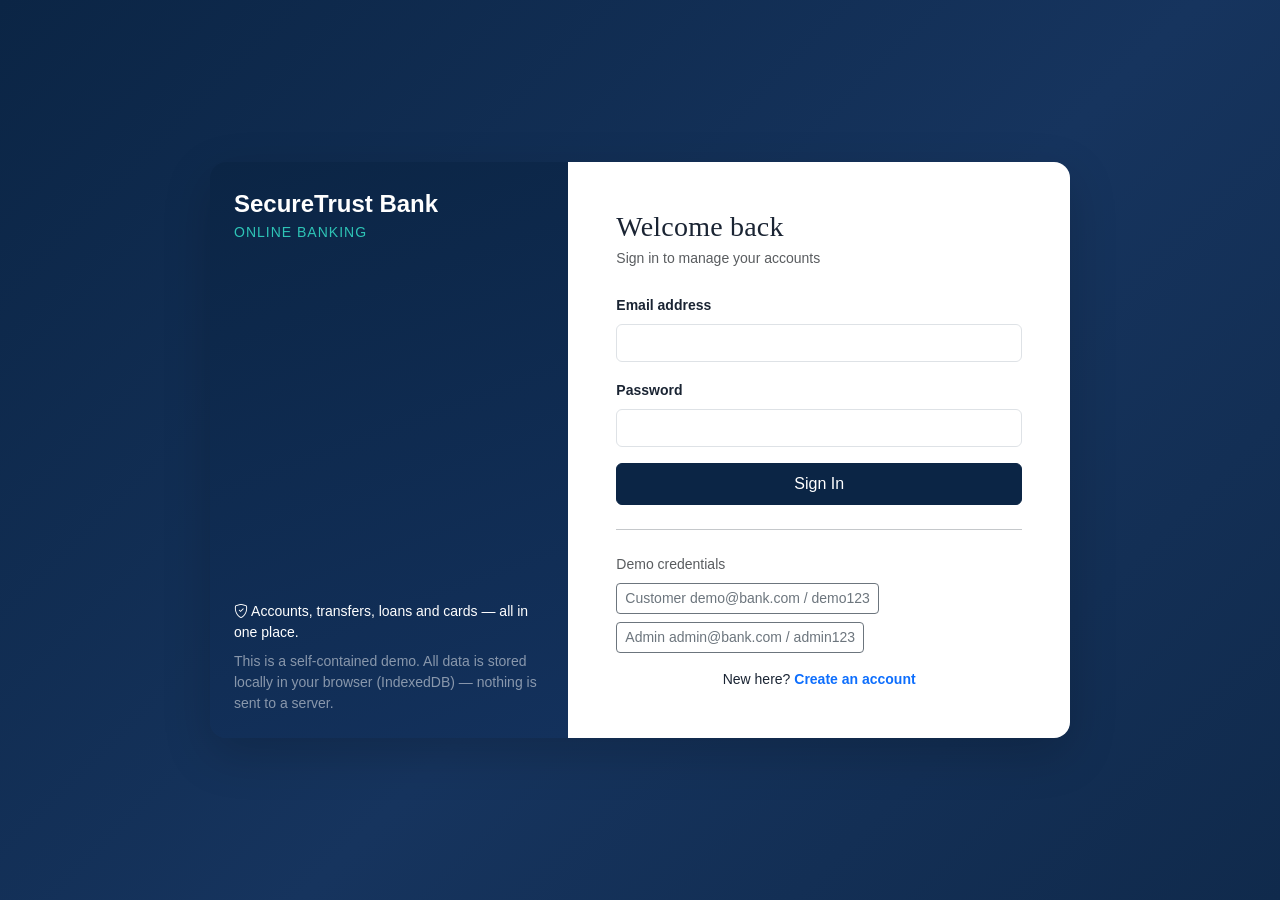
<file: index.html>
<!DOCTYPE html>
<html lang="en">
<head>
<meta charset="UTF-8">
<meta name="viewport" content="width=device-width, initial-scale=1.0">
<title>Login · SecureTrust Bank</title>
<link href="https://cdn.jsdelivr.net/npm/bootstrap@5.3.3/dist/css/bootstrap.min.css" rel="stylesheet">
<link rel="stylesheet" href="https://cdn.jsdelivr.net/npm/bootstrap-icons@1.11.3/font/bootstrap-icons.css">
<link rel="stylesheet" href="css/style.css">
</head>
<body>
<div class="auth-shell">
  <div class="row g-0 shadow-lg rounded-4 overflow-hidden" style="max-width:860px;width:100%;">
    <div class="col-lg-5 d-none d-lg-flex flex-column justify-content-between p-4" style="background:linear-gradient(160deg,#0B2545,#13315C);">
      <div>
        <div class="text-white fs-4 fw-bold">SecureTrust Bank</div>
        <div class="text-info-emphasis small" style="color:#2EC4B6 !important;letter-spacing:1px;">ONLINE BANKING</div>
      </div>
      <div class="text-white-50 small">
        <p class="text-white mb-2"><i class="bi bi-shield-check"></i> Accounts, transfers, loans and cards — all in one place.</p>
        <p class="mb-0">This is a self-contained demo. All data is stored locally in your browser (IndexedDB) — nothing is sent to a server.</p>
      </div>
    </div>
    <div class="col-lg-7 bg-white p-4 p-md-5">
      <h3 class="mb-1">Welcome back</h3>
      <p class="text-muted small mb-4">Sign in to manage your accounts</p>
      <div id="alertBox"></div>
      <form id="loginForm" novalidate>
        <div class="mb-3">
          <label class="form-label small fw-semibold">Email address</label>
          <input type="email" class="form-control" id="email" required>
        </div>
        <div class="mb-3">
          <label class="form-label small fw-semibold">Password</label>
          <input type="password" class="form-control" id="password" required minlength="6">
        </div>
        <button type="submit" class="btn btn-navy w-100 py-2" id="loginBtn">Sign In</button>
      </form>
      <hr class="my-4">
      <div class="small text-muted mb-2">Demo credentials</div>
      <div class="d-flex flex-wrap gap-2 mb-3">
        <button class="btn btn-sm btn-outline-secondary" id="fillCustomer">Customer demo@bank.com / demo123</button>
        <button class="btn btn-sm btn-outline-secondary" id="fillAdmin">Admin admin@bank.com / admin123</button>
      </div>
      <p class="text-center small mb-0">New here? <a href="register.html" class="fw-semibold">Create an account</a></p>
    </div>
  </div>
</div>

<script src="https://cdn.jsdelivr.net/npm/bootstrap@5.3.3/dist/js/bootstrap.bundle.min.js"></script>
<script src="js/utils.js"></script>
<script src="js/db.js"></script>
<script src="js/auth.js"></script>
<script>
(async function init() {
  await openDB();
  await seedIfEmpty();
  const existing = Auth.getSession();
  if (existing) { window.location.href = existing.role === 'admin' ? 'admin.html' : 'dashboard.html'; return; }

  document.getElementById('fillCustomer').onclick = () => {
    document.getElementById('email').value = 'demo@bank.com';
    document.getElementById('password').value = 'demo123';
  };
  document.getElementById('fillAdmin').onclick = () => {
    document.getElementById('email').value = 'admin@bank.com';
    document.getElementById('password').value = 'admin123';
  };

  document.getElementById('loginForm').addEventListener('submit', async (e) => {
    e.preventDefault();
    const alertBox = document.getElementById('alertBox');
    alertBox.innerHTML = '';
    const btn = document.getElementById('loginBtn');
    btn.disabled = true; btn.textContent = 'Signing in…';
    try {
      const email = document.getElementById('email').value;
      const password = document.getElementById('password').value;
      const user = await Auth.login(email, password);
      window.location.href = user.role === 'admin' ? 'admin.html' : 'dashboard.html';
    } catch (err) {
      alertBox.innerHTML = `<div class="alert alert-danger py-2 small">${Util.escapeHtml(err.message)}</div>`;
      btn.disabled = false; btn.textContent = 'Sign In';
    }
  });
})();
</script>
</body>
</html>
</file>
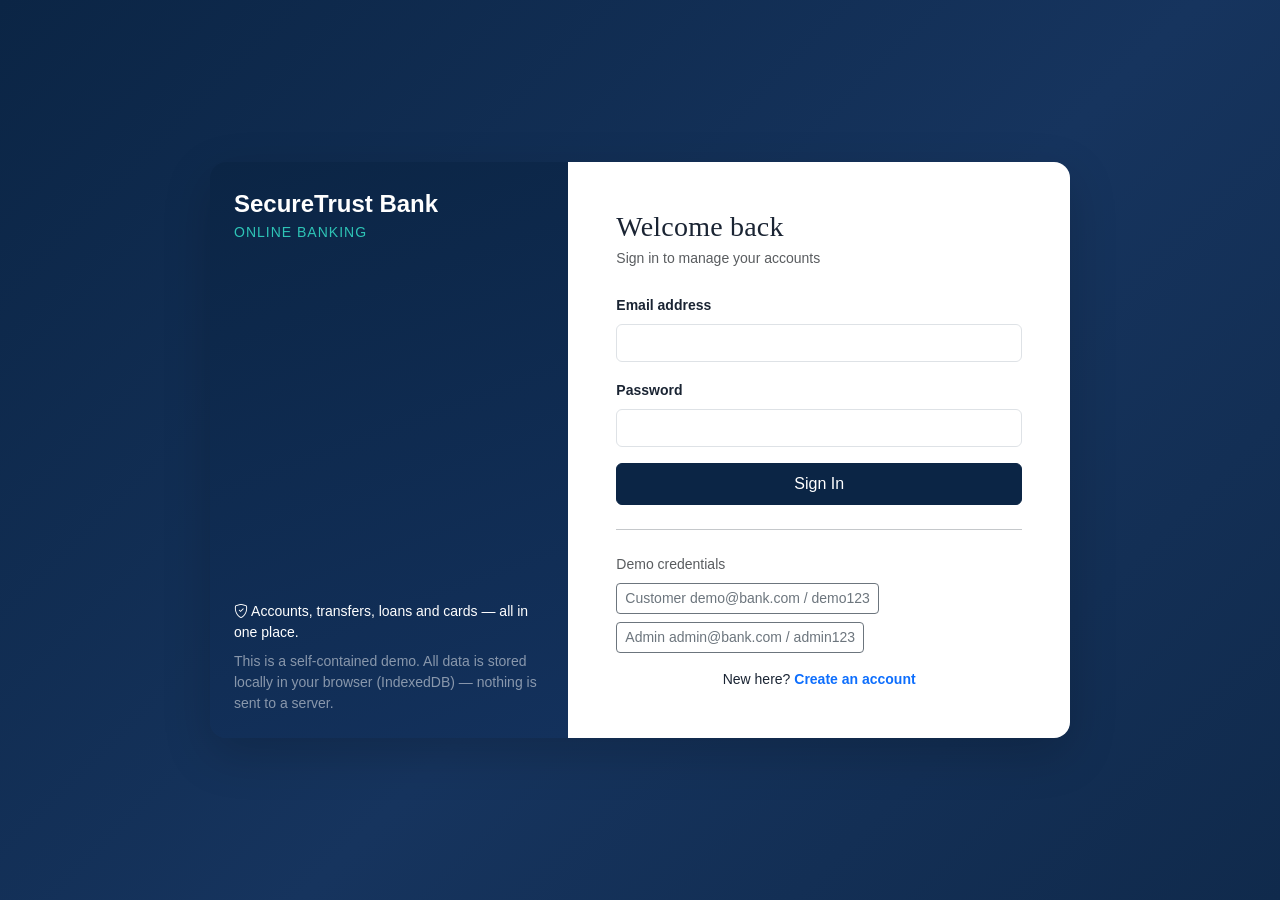
<file: accounts.html>
<!DOCTYPE html>
<html lang="en">
<head>
<meta charset="UTF-8">
<meta name="viewport" content="width=device-width, initial-scale=1.0">
<title>Accounts · SecureTrust Bank</title>
<link href="https://cdn.jsdelivr.net/npm/bootstrap@5.3.3/dist/css/bootstrap.min.css" rel="stylesheet">
<link rel="stylesheet" href="https://cdn.jsdelivr.net/npm/bootstrap-icons@1.11.3/font/bootstrap-icons.css">
<link rel="stylesheet" href="css/style.css">
</head>
<body>
<div id="appShell"></div>

<div class="modal fade" id="newAccountModal" tabindex="-1">
  <div class="modal-dialog">
    <div class="modal-content">
      <div class="modal-header"><h5 class="modal-title">Open a new account</h5><button class="btn-close" data-bs-dismiss="modal"></button></div>
      <div class="modal-body">
        <div id="newAccAlert"></div>
        <label class="form-label small fw-semibold">Account type</label>
        <select class="form-select" id="accType">
          <option value="savings">Savings Account</option>
          <option value="current">Current Account</option>
        </select>
      </div>
      <div class="modal-footer">
        <button class="btn btn-secondary" data-bs-dismiss="modal">Cancel</button>
        <button class="btn btn-navy" id="createAccBtn">Open Account</button>
      </div>
    </div>
  </div>
</div>

<script src="https://cdn.jsdelivr.net/npm/bootstrap@5.3.3/dist/js/bootstrap.bundle.min.js"></script>
<script src="js/utils.js"></script>
<script src="js/db.js"></script>
<script src="js/auth.js"></script>
<script src="js/nav.js"></script>
<script src="js/accounts.js"></script>
<script src="js/transactions.js"></script>
<script>
let CURRENT_USER = null;

async function loadAccounts() {
  const accounts = await Accounts.listForCustomer(CURRENT_USER.id);
  document.getElementById('pageContent').innerHTML = `
    <div class="d-flex justify-content-between align-items-center mb-3">
      <p class="text-muted mb-0 small">Manage your savings and current accounts</p>
      <button class="btn btn-teal btn-sm" data-bs-toggle="modal" data-bs-target="#newAccountModal"><i class="bi bi-plus-lg"></i> Open Account</button>
    </div>
    <div class="row g-3" id="accGrid"></div>
  `;
  const grid = document.getElementById('accGrid');
  if (!accounts.length) {
    grid.innerHTML = `<div class="col-12"><div class="card-soft empty-state"><i class="bi bi-wallet2 fs-2 mb-2 d-block"></i>No accounts yet. Open one to get started.</div></div>`;
    return;
  }
  for (const a of accounts) {
    const col = document.createElement('div');
    col.className = 'col-md-6 col-xl-4';
    col.innerHTML = `
      <div class="card-soft p-3 h-100">
        <div class="d-flex justify-content-between align-items-start mb-2">
          <span class="badge text-bg-light text-uppercase">${a.type}</span>
          <span class="badge badge-${a.status === 'active' ? 'active' : 'inactive'}">${a.status}</span>
        </div>
        <div class="text-muted small">Account Number</div>
        <div class="mono fw-semibold mb-2">${a.accountNumber}</div>
        <div class="text-muted small">Available Balance</div>
        <div class="fs-4 fw-bold text-navy mb-3" style="color:#0B2545;">${Util.formatCurrency(a.balance)}</div>
        <div class="d-flex gap-2">
          <a href="transactions.html?acc=${a.id}" class="btn btn-sm btn-outline-secondary flex-fill">Transact</a>
          <a href="statements.html?acc=${a.id}" class="btn btn-sm btn-outline-secondary flex-fill">Statement</a>
        </div>
      </div>`;
    grid.appendChild(col);
  }
}

(async function init() {
  await openDB();
  CURRENT_USER = await Auth.requireAuth();
  if (!CURRENT_USER) return;
  if (CURRENT_USER.role === 'admin') { window.location.href = 'admin.html'; return; }
  renderShell(CURRENT_USER, 'Accounts');
  await loadAccounts();

  document.getElementById('createAccBtn').addEventListener('click', async () => {
    const alertBox = document.getElementById('newAccAlert');
    alertBox.innerHTML = '';
    try {
      await Accounts.create(CURRENT_USER.id, document.getElementById('accType').value);
      bootstrap.Modal.getInstance(document.getElementById('newAccountModal')).hide();
      Util.toast('Account opened successfully.');
      await loadAccounts();
    } catch (err) {
      alertBox.innerHTML = `<div class="alert alert-danger py-2 small">${Util.escapeHtml(err.message)}</div>`;
    }
  });
})();
</script>
</body>
</html>
</file>
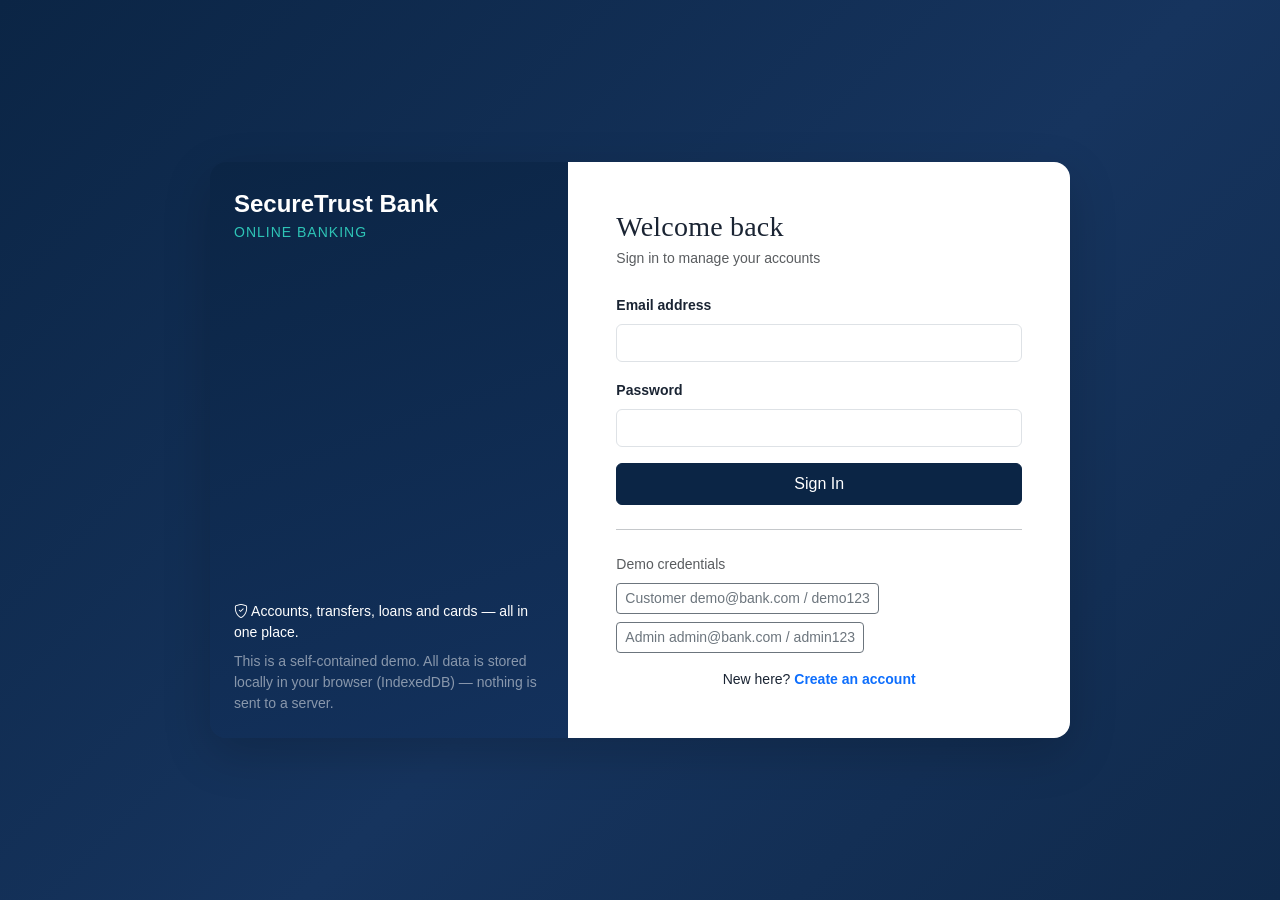
<file: creditcards.html>
<!DOCTYPE html>
<html lang="en">
<head>
<meta charset="UTF-8">
<meta name="viewport" content="width=device-width, initial-scale=1.0">
<title>Credit Cards · SecureTrust Bank</title>
<link href="https://cdn.jsdelivr.net/npm/bootstrap@5.3.3/dist/css/bootstrap.min.css" rel="stylesheet">
<link rel="stylesheet" href="https://cdn.jsdelivr.net/npm/bootstrap-icons@1.11.3/font/bootstrap-icons.css">
<link rel="stylesheet" href="css/style.css">
<style>
.cc-visual{border-radius:16px;background:linear-gradient(135deg,#0B2545,#1B9C90);color:#fff;padding:1.4rem;min-height:170px;display:flex;flex-direction:column;justify-content:space-between;}
.cc-visual .num{font-family:ui-monospace,monospace;font-size:1.15rem;letter-spacing:2px;}
</style>
</head>
<body>
<div id="appShell"></div>

<div class="modal fade" id="requestCardModal" tabindex="-1">
  <div class="modal-dialog">
    <div class="modal-content">
      <div class="modal-header"><h5 class="modal-title">Request a credit card</h5><button class="btn-close" data-bs-dismiss="modal"></button></div>
      <div class="modal-body">
        <div id="cardAlert"></div>
        <label class="form-label small fw-semibold">Requested credit limit (₹)</label>
        <input type="number" min="10000" max="1000000" value="100000" class="form-control" id="reqLimit">
      </div>
      <div class="modal-footer">
        <button class="btn btn-secondary" data-bs-dismiss="modal">Cancel</button>
        <button class="btn btn-navy" id="requestCardBtn">Submit Request</button>
      </div>
    </div>
  </div>
</div>

<div class="modal fade" id="payBillModal" tabindex="-1">
  <div class="modal-dialog">
    <div class="modal-content">
      <div class="modal-header"><h5 class="modal-title">Make a payment</h5><button class="btn-close" data-bs-dismiss="modal"></button></div>
      <div class="modal-body">
        <div id="payAlert"></div>
        <p class="small text-muted mb-2">Outstanding: <span id="payOutstanding" class="fw-semibold"></span></p>
        <label class="form-label small fw-semibold">Payment amount (₹)</label>
        <input type="number" min="1" class="form-control" id="payAmount">
        <input type="hidden" id="payCardId">
      </div>
      <div class="modal-footer">
        <button class="btn btn-secondary" data-bs-dismiss="modal">Cancel</button>
        <button class="btn btn-navy" id="payBillBtn">Pay Now</button>
      </div>
    </div>
  </div>
</div>

<script src="https://cdn.jsdelivr.net/npm/bootstrap@5.3.3/dist/js/bootstrap.bundle.min.js"></script>
<script src="js/utils.js"></script>
<script src="js/db.js"></script>
<script src="js/auth.js"></script>
<script src="js/nav.js"></script>
<script src="js/creditcards.js"></script>
<script>
let CURRENT_USER = null;

async function loadCards() {
  const cards = await CreditCards.listForCustomer(CURRENT_USER.id);
  const hasBlocking = cards.some(c => ['pending', 'approved', 'active'].includes(c.status));
  document.getElementById('pageContent').innerHTML = `
    <div class="d-flex justify-content-between align-items-center mb-3">
      <p class="text-muted mb-0 small">Request, manage and pay your credit card bills</p>
      <button class="btn btn-teal btn-sm" data-bs-toggle="modal" data-bs-target="#requestCardModal" ${hasBlocking ? 'disabled' : ''}><i class="bi bi-plus-lg"></i> Request Card</button>
    </div>
    <div class="row g-3" id="cardGrid"></div>
  `;
  const grid = document.getElementById('cardGrid');
  if (!cards.length) {
    grid.innerHTML = `<div class="col-12"><div class="card-soft empty-state"><i class="bi bi-credit-card-2-front fs-2 mb-2 d-block"></i>No credit card requests yet.</div></div>`;
    return;
  }
  for (const c of cards) {
    const col = document.createElement('div');
    col.className = 'col-md-6 col-xl-4';
    col.innerHTML = `
      <div class="cc-visual mb-2">
        <div class="d-flex justify-content-between">
          <span class="small">SecureTrust</span>
          <span class="badge badge-${c.status === 'active' ? 'active' : c.status}">${c.status}</span>
        </div>
        <div class="num">${c.cardNumber}</div>
        <div class="d-flex justify-content-between small">
          <span>Limit: ${Util.formatCurrency(c.limit)}</span>
        </div>
      </div>
      <div class="card-soft p-3">
        <div class="d-flex justify-content-between small mb-1"><span class="text-muted">Outstanding</span><span class="fw-semibold">${Util.formatCurrency(c.outstanding)}</span></div>
        <div class="d-flex justify-content-between small mb-1"><span class="text-muted">Current bill</span><span class="fw-semibold">${Util.formatCurrency(c.currentBill)}</span></div>
        <div class="d-flex justify-content-between small mb-3"><span class="text-muted">Due date</span><span class="fw-semibold">${c.dueDate ? Util.formatDate(c.dueDate, false) : '—'}</span></div>
        ${c.status === 'active' ? `<button class="btn btn-sm btn-navy w-100 pay-btn" data-id="${c.id}" data-out="${c.outstanding}">Pay Bill</button>` : ''}
      </div>`;
    grid.appendChild(col);
  }
  document.querySelectorAll('.pay-btn').forEach(btn => btn.addEventListener('click', () => {
    document.getElementById('payCardId').value = btn.dataset.id;
    document.getElementById('payOutstanding').textContent = Util.formatCurrency(btn.dataset.out);
    document.getElementById('payAlert').innerHTML = '';
    document.getElementById('payAmount').value = '';
    new bootstrap.Modal(document.getElementById('payBillModal')).show();
  }));
}

(async function init() {
  await openDB();
  CURRENT_USER = await Auth.requireAuth();
  if (!CURRENT_USER) return;
  if (CURRENT_USER.role === 'admin') { window.location.href = 'admin.html'; return; }
  renderShell(CURRENT_USER, 'Credit Cards');
  await loadCards();

  document.getElementById('requestCardBtn').addEventListener('click', async () => {
    const alertBox = document.getElementById('cardAlert'); alertBox.innerHTML = '';
    try {
      await CreditCards.request(CURRENT_USER.id, document.getElementById('reqLimit').value);
      bootstrap.Modal.getInstance(document.getElementById('requestCardModal')).hide();
      Util.toast('Credit card request submitted.');
      await loadCards();
    } catch (err) { alertBox.innerHTML = `<div class="alert alert-danger py-2 small">${Util.escapeHtml(err.message)}</div>`; }
  });

  document.getElementById('payBillBtn').addEventListener('click', async () => {
    const alertBox = document.getElementById('payAlert'); alertBox.innerHTML = '';
    try {
      await CreditCards.makePayment(document.getElementById('payCardId').value, document.getElementById('payAmount').value);
      bootstrap.Modal.getInstance(document.getElementById('payBillModal')).hide();
      Util.toast('Payment successful.');
      await loadCards();
    } catch (err) { alertBox.innerHTML = `<div class="alert alert-danger py-2 small">${Util.escapeHtml(err.message)}</div>`; }
  });
})();
</script>
</body>
</html>
</file>
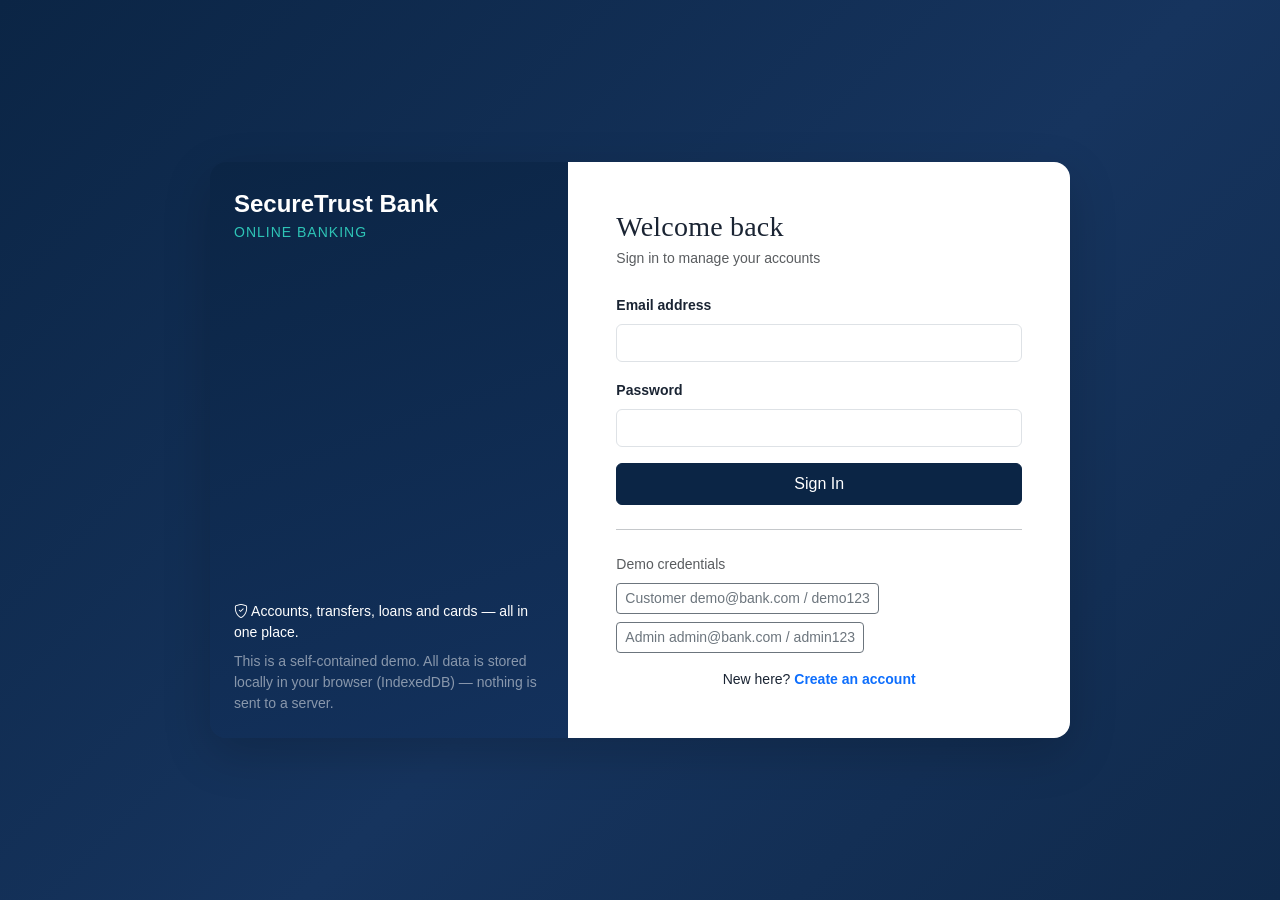
<file: loans.html>
<!DOCTYPE html>
<html lang="en">
<head>
<meta charset="UTF-8">
<meta name="viewport" content="width=device-width, initial-scale=1.0">
<title>Loans · SecureTrust Bank</title>
<link href="https://cdn.jsdelivr.net/npm/bootstrap@5.3.3/dist/css/bootstrap.min.css" rel="stylesheet">
<link rel="stylesheet" href="https://cdn.jsdelivr.net/npm/bootstrap-icons@1.11.3/font/bootstrap-icons.css">
<link rel="stylesheet" href="css/style.css">
</head>
<body>
<div id="appShell"></div>

<div class="modal fade" id="applyLoanModal" tabindex="-1">
  <div class="modal-dialog">
    <div class="modal-content">
      <div class="modal-header"><h5 class="modal-title">Apply for a loan</h5><button class="btn-close" data-bs-dismiss="modal"></button></div>
      <div class="modal-body">
        <div id="loanAlert"></div>
        <div class="mb-3">
          <label class="form-label small fw-semibold">Loan type</label>
          <select class="form-select" id="loanType">
            <option value="personal">Personal Loan — 12% p.a.</option>
            <option value="home">Home Loan — 8.5% p.a.</option>
            <option value="vehicle">Vehicle Loan — 9.5% p.a.</option>
          </select>
        </div>
        <div class="mb-3">
          <label class="form-label small fw-semibold">Loan amount (₹)</label>
          <input type="number" min="1" class="form-control" id="loanAmount">
        </div>
        <div class="mb-3">
          <label class="form-label small fw-semibold">Tenure (months)</label>
          <input type="number" min="6" max="360" value="24" class="form-control" id="loanTenure">
        </div>
        <div class="alert alert-light border small mb-0" id="emiPreview">Estimated EMI: —</div>
      </div>
      <div class="modal-footer">
        <button class="btn btn-secondary" data-bs-dismiss="modal">Cancel</button>
        <button class="btn btn-navy" id="applyLoanBtn">Submit Application</button>
      </div>
    </div>
  </div>
</div>

<script src="https://cdn.jsdelivr.net/npm/bootstrap@5.3.3/dist/js/bootstrap.bundle.min.js"></script>
<script src="js/utils.js"></script>
<script src="js/db.js"></script>
<script src="js/auth.js"></script>
<script src="js/nav.js"></script>
<script src="js/loans.js"></script>
<script>
let CURRENT_USER = null;

function updateEmiPreview() {
  const type = document.getElementById('loanType').value;
  const amt = Number(document.getElementById('loanAmount').value) || 0;
  const tenure = Number(document.getElementById('loanTenure').value) || 0;
  const preview = document.getElementById('emiPreview');
  if (amt > 0 && tenure > 0) {
    const emi = Util.calcEMI(amt, Loans.rateFor(type), tenure);
    preview.textContent = `Estimated EMI: ${Util.formatCurrency(emi)} / month at ${Loans.rateFor(type)}% p.a.`;
  } else {
    preview.textContent = 'Estimated EMI: —';
  }
}

async function loadLoans() {
  const loans = await Loans.listForCustomer(CURRENT_USER.id);
  document.getElementById('pageContent').innerHTML = `
    <div class="d-flex justify-content-between align-items-center mb-3">
      <p class="text-muted mb-0 small">Personal, home and vehicle loans with instant EMI calculation</p>
      <button class="btn btn-teal btn-sm" data-bs-toggle="modal" data-bs-target="#applyLoanModal"><i class="bi bi-plus-lg"></i> Apply for Loan</button>
    </div>
    <div class="card-soft p-3">
      <div class="table-responsive">
        <table class="table table-soft mb-0">
          <thead><tr><th>Type</th><th>Principal</th><th>Rate</th><th>Tenure</th><th>EMI</th><th>Outstanding</th><th>Status</th><th>Applied</th></tr></thead>
          <tbody>
            ${loans.length ? loans.map(l => `
              <tr>
                <td class="text-capitalize">${l.type}</td>
                <td>${Util.formatCurrency(l.principal)}</td>
                <td>${l.rateAPR}%</td>
                <td>${l.tenureMonths} mo</td>
                <td>${Util.formatCurrency(l.emi)}</td>
                <td>${Util.formatCurrency(l.outstandingPrincipal)}</td>
                <td><span class="badge badge-${l.status}">${l.status}</span></td>
                <td>${Util.formatDate(l.appliedAt, false)}</td>
              </tr>`).join('') : `<tr><td colspan="8" class="empty-state">No loan applications yet</td></tr>`}
          </tbody>
        </table>
      </div>
    </div>
  `;
}

(async function init() {
  await openDB();
  CURRENT_USER = await Auth.requireAuth();
  if (!CURRENT_USER) return;
  if (CURRENT_USER.role === 'admin') { window.location.href = 'admin.html'; return; }
  renderShell(CURRENT_USER, 'Loans');
  await loadLoans();

  ['loanType', 'loanAmount', 'loanTenure'].forEach(id => document.getElementById(id).addEventListener('input', updateEmiPreview));

  document.getElementById('applyLoanBtn').addEventListener('click', async () => {
    const alertBox = document.getElementById('loanAlert'); alertBox.innerHTML = '';
    try {
      await Loans.apply(CURRENT_USER.id, document.getElementById('loanType').value, document.getElementById('loanAmount').value, document.getElementById('loanTenure').value);
      bootstrap.Modal.getInstance(document.getElementById('applyLoanModal')).hide();
      Util.toast('Loan application submitted.');
      document.getElementById('loanAmount').value = '';
      await loadLoans();
    } catch (err) { alertBox.innerHTML = `<div class="alert alert-danger py-2 small">${Util.escapeHtml(err.message)}</div>`; }
  });
})();
</script>
</body>
</html>
</file>
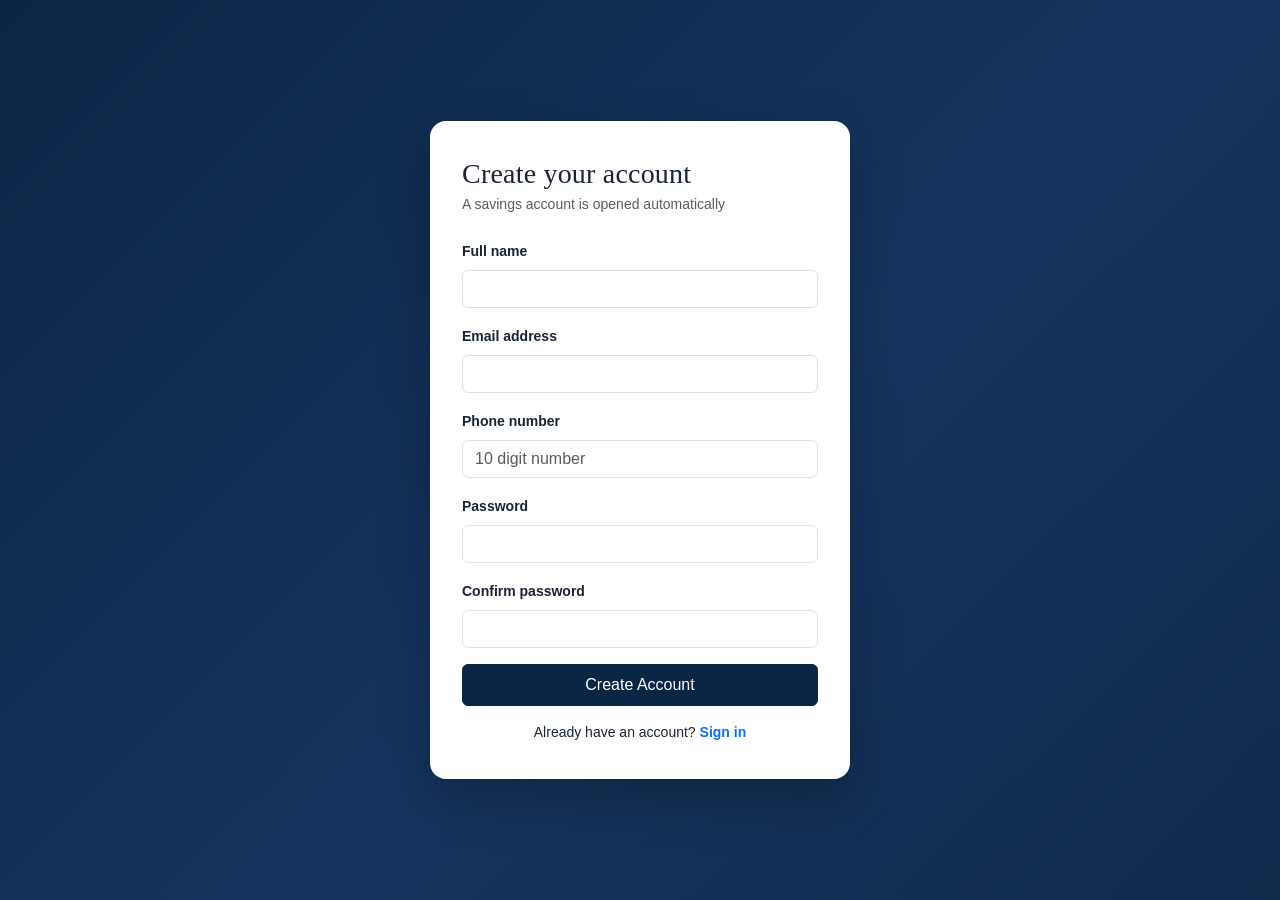
<file: register.html>
<!DOCTYPE html>
<html lang="en">
<head>
<meta charset="UTF-8">
<meta name="viewport" content="width=device-width, initial-scale=1.0">
<title>Create Account · SecureTrust Bank</title>
<link href="https://cdn.jsdelivr.net/npm/bootstrap@5.3.3/dist/css/bootstrap.min.css" rel="stylesheet">
<link rel="stylesheet" href="https://cdn.jsdelivr.net/npm/bootstrap-icons@1.11.3/font/bootstrap-icons.css">
<link rel="stylesheet" href="css/style.css">
</head>
<body>
<div class="auth-shell">
  <div class="auth-card">
    <h3 class="mb-1">Create your account</h3>
    <p class="text-muted small mb-4">A savings account is opened automatically</p>
    <div id="alertBox"></div>
    <form id="regForm" novalidate>
      <div class="mb-3">
        <label class="form-label small fw-semibold">Full name</label>
        <input type="text" class="form-control" id="name" required>
      </div>
      <div class="mb-3">
        <label class="form-label small fw-semibold">Email address</label>
        <input type="email" class="form-control" id="email" required>
      </div>
      <div class="mb-3">
        <label class="form-label small fw-semibold">Phone number</label>
        <input type="text" class="form-control" id="phone" maxlength="10" placeholder="10 digit number" required>
      </div>
      <div class="mb-3">
        <label class="form-label small fw-semibold">Password</label>
        <input type="password" class="form-control" id="password" minlength="6" required>
      </div>
      <div class="mb-3">
        <label class="form-label small fw-semibold">Confirm password</label>
        <input type="password" class="form-control" id="confirmPassword" minlength="6" required>
      </div>
      <button type="submit" class="btn btn-navy w-100 py-2" id="regBtn">Create Account</button>
    </form>
    <p class="text-center small mt-3 mb-0">Already have an account? <a href="index.html" class="fw-semibold">Sign in</a></p>
  </div>
</div>

<script src="https://cdn.jsdelivr.net/npm/bootstrap@5.3.3/dist/js/bootstrap.bundle.min.js"></script>
<script src="js/utils.js"></script>
<script src="js/db.js"></script>
<script src="js/auth.js"></script>
<script>
(async function init() {
  await openDB();
  await seedIfEmpty();

  document.getElementById('regForm').addEventListener('submit', async (e) => {
    e.preventDefault();
    const alertBox = document.getElementById('alertBox');
    alertBox.innerHTML = '';
    const btn = document.getElementById('regBtn');
    btn.disabled = true; btn.textContent = 'Creating…';
    try {
      await Auth.register({
        name: document.getElementById('name').value,
        email: document.getElementById('email').value,
        phone: document.getElementById('phone').value,
        password: document.getElementById('password').value,
        confirmPassword: document.getElementById('confirmPassword').value
      });
      await Auth.login(document.getElementById('email').value, document.getElementById('password').value);
      window.location.href = 'dashboard.html';
    } catch (err) {
      alertBox.innerHTML = `<div class="alert alert-danger py-2 small">${Util.escapeHtml(err.message)}</div>`;
      btn.disabled = false; btn.textContent = 'Create Account';
    }
  });
})();
</script>
</body>
</html>
</file>
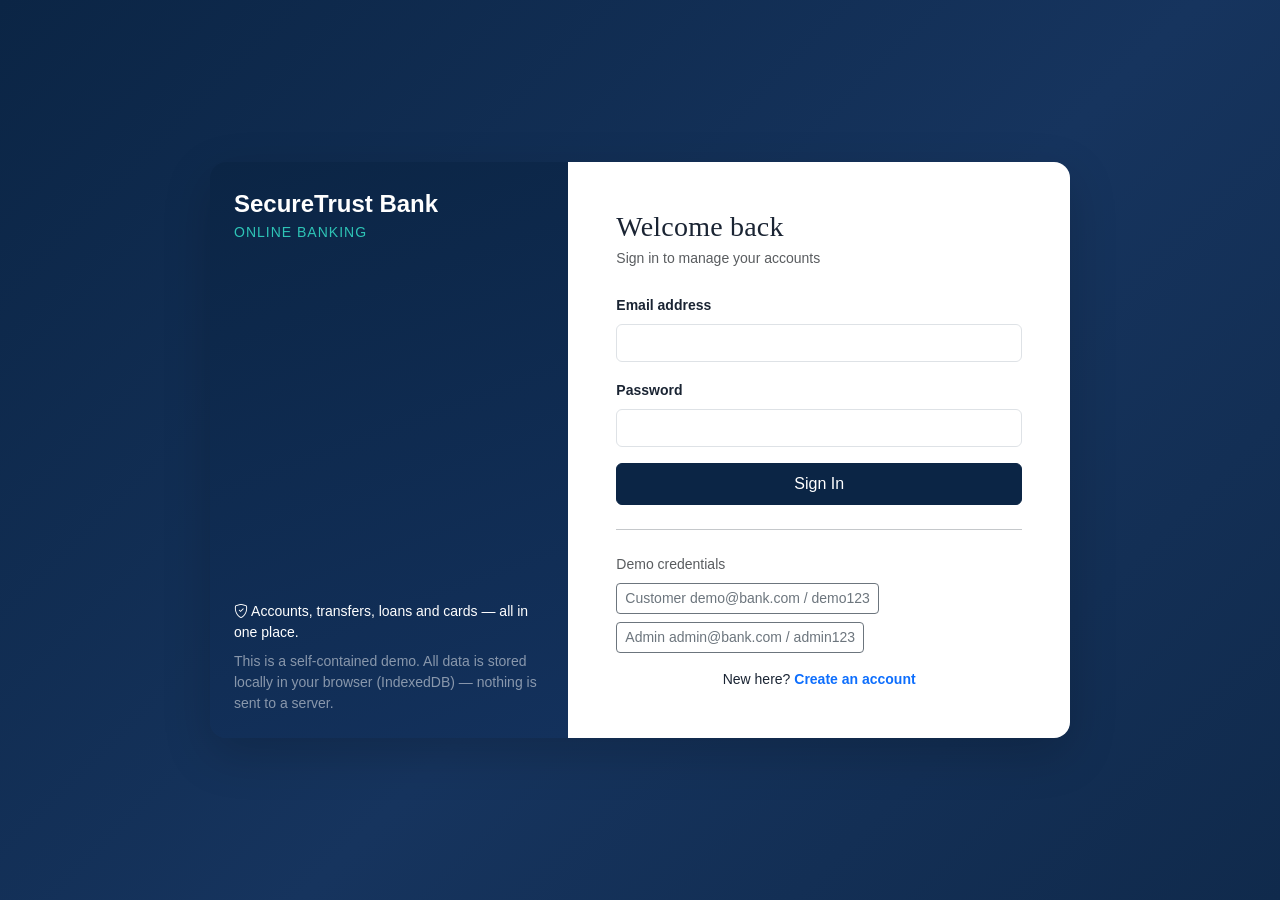
<file: transactions.html>
<!DOCTYPE html>
<html lang="en">
<head>
<meta charset="UTF-8">
<meta name="viewport" content="width=device-width, initial-scale=1.0">
<title>Transactions · SecureTrust Bank</title>
<link href="https://cdn.jsdelivr.net/npm/bootstrap@5.3.3/dist/css/bootstrap.min.css" rel="stylesheet">
<link rel="stylesheet" href="https://cdn.jsdelivr.net/npm/bootstrap-icons@1.11.3/font/bootstrap-icons.css">
<link rel="stylesheet" href="css/style.css">
</head>
<body>
<div id="appShell"></div>

<script src="https://cdn.jsdelivr.net/npm/bootstrap@5.3.3/dist/js/bootstrap.bundle.min.js"></script>
<script src="js/utils.js"></script>
<script src="js/db.js"></script>
<script src="js/auth.js"></script>
<script src="js/nav.js"></script>
<script src="js/accounts.js"></script>
<script src="js/transactions.js"></script>
<script>
let CURRENT_USER = null, ACCOUNTS = [];

function accOptions(selectedId) {
  return ACCOUNTS.map(a => `<option value="${a.id}" ${a.id === selectedId ? 'selected' : ''}>${a.accountNumber} — ${a.type} (${Util.formatCurrency(a.balance)})</option>`).join('');
}

async function renderHistory(accountId) {
  const tbody = document.getElementById('txTbody');
  const list = await Transactions.history(accountId, 50);
  tbody.innerHTML = list.length ? list.map(t => `
    <tr>
      <td>${Util.formatDate(t.createdAt)}</td>
      <td class="mono small">${t.refNo}</td>
      <td>${Util.escapeHtml(t.description)}</td>
      <td><span class="badge badge-${t.type.toLowerCase()}">${t.type}</span></td>
      <td class="text-end">${Util.formatCurrency(t.amount)}</td>
      <td class="text-end mono">${Util.formatCurrency(t.balanceAfter)}</td>
    </tr>`).join('') : `<tr><td colspan="6" class="empty-state">No transactions for this account</td></tr>`;
}

async function refreshBalances() {
  ACCOUNTS = await Accounts.listForCustomer(CURRENT_USER.id);
  ['depositAcc', 'withdrawAcc', 'transferAcc', 'historyAcc'].forEach(id => {
    const el = document.getElementById(id);
    const prev = el.value;
    el.innerHTML = accOptions(prev);
  });
}

(async function init() {
  await openDB();
  CURRENT_USER = await Auth.requireAuth();
  if (!CURRENT_USER) return;
  if (CURRENT_USER.role === 'admin') { window.location.href = 'admin.html'; return; }
  renderShell(CURRENT_USER, 'Transactions');

  ACCOUNTS = await Accounts.listForCustomer(CURRENT_USER.id);
  const params = new URLSearchParams(window.location.search);
  const preselect = params.get('acc') || (ACCOUNTS[0] && ACCOUNTS[0].id);

  if (!ACCOUNTS.length) {
    document.getElementById('pageContent').innerHTML = `<div class="card-soft empty-state">Open an account first to start transacting.</div>`;
    return;
  }

  document.getElementById('pageContent').innerHTML = `
    <ul class="nav nav-pills mb-3" id="txTabs">
      <li class="nav-item"><button class="nav-link active" data-bs-toggle="pill" data-bs-target="#depositTab">Deposit</button></li>
      <li class="nav-item"><button class="nav-link" data-bs-toggle="pill" data-bs-target="#withdrawTab">Withdraw</button></li>
      <li class="nav-item"><button class="nav-link" data-bs-toggle="pill" data-bs-target="#transferTab">Transfer</button></li>
    </ul>
    <div class="tab-content mb-4">
      <div class="tab-pane fade show active" id="depositTab">
        <div class="card-soft p-3">
          <div id="depositAlert"></div>
          <div class="row g-2 align-items-end">
            <div class="col-md-5"><label class="form-label small">Account</label><select class="form-select" id="depositAcc">${accOptions(preselect)}</select></div>
            <div class="col-md-4"><label class="form-label small">Amount (₹)</label><input type="number" min="1" step="0.01" class="form-control" id="depositAmt"></div>
            <div class="col-md-3"><button class="btn btn-teal w-100" id="depositBtn">Deposit (CR)</button></div>
          </div>
        </div>
      </div>
      <div class="tab-pane fade" id="withdrawTab">
        <div class="card-soft p-3">
          <div id="withdrawAlert"></div>
          <div class="row g-2 align-items-end">
            <div class="col-md-5"><label class="form-label small">Account</label><select class="form-select" id="withdrawAcc">${accOptions(preselect)}</select></div>
            <div class="col-md-4"><label class="form-label small">Amount (₹)</label><input type="number" min="1" step="0.01" class="form-control" id="withdrawAmt"></div>
            <div class="col-md-3"><button class="btn btn-navy w-100" id="withdrawBtn">Withdraw (DR)</button></div>
          </div>
        </div>
      </div>
      <div class="tab-pane fade" id="transferTab">
        <div class="card-soft p-3">
          <div id="transferAlert"></div>
          <div class="row g-2 align-items-end">
            <div class="col-md-3"><label class="form-label small">From account</label><select class="form-select" id="transferAcc">${accOptions(preselect)}</select></div>
            <div class="col-md-3"><label class="form-label small">To account number</label><input type="text" class="form-control" id="transferTo" placeholder="AC...."></div>
            <div class="col-md-3"><label class="form-label small">Amount (₹)</label><input type="number" min="1" step="0.01" class="form-control" id="transferAmt"></div>
            <div class="col-md-3"><button class="btn btn-navy w-100" id="transferBtn">Transfer</button></div>
          </div>
        </div>
      </div>
    </div>

    <div class="card-soft p-3">
      <div class="d-flex justify-content-between align-items-center mb-2">
        <h6 class="mb-0">Transaction history</h6>
        <select class="form-select form-select-sm" style="width:auto;" id="historyAcc">${accOptions(preselect)}</select>
      </div>
      <div class="table-responsive">
        <table class="table table-soft mb-0">
          <thead><tr><th>Date</th><th>Ref No</th><th>Description</th><th>Type</th><th class="text-end">Amount</th><th class="text-end">Balance</th></tr></thead>
          <tbody id="txTbody"></tbody>
        </table>
      </div>
    </div>
  `;

  await renderHistory(preselect);
  document.getElementById('historyAcc').addEventListener('change', (e) => renderHistory(e.target.value));

  document.getElementById('depositBtn').addEventListener('click', async () => {
    const alertBox = document.getElementById('depositAlert'); alertBox.innerHTML = '';
    try {
      await Transactions.deposit(document.getElementById('depositAcc').value, document.getElementById('depositAmt').value);
      Util.toast('Deposit successful.');
      document.getElementById('depositAmt').value = '';
      await refreshBalances();
      await renderHistory(document.getElementById('historyAcc').value);
    } catch (err) { alertBox.innerHTML = `<div class="alert alert-danger py-2 small">${Util.escapeHtml(err.message)}</div>`; }
  });

  document.getElementById('withdrawBtn').addEventListener('click', async () => {
    const alertBox = document.getElementById('withdrawAlert'); alertBox.innerHTML = '';
    try {
      await Transactions.withdraw(document.getElementById('withdrawAcc').value, document.getElementById('withdrawAmt').value);
      Util.toast('Withdrawal successful.');
      document.getElementById('withdrawAmt').value = '';
      await refreshBalances();
      await renderHistory(document.getElementById('historyAcc').value);
    } catch (err) { alertBox.innerHTML = `<div class="alert alert-danger py-2 small">${Util.escapeHtml(err.message)}</div>`; }
  });

  document.getElementById('transferBtn').addEventListener('click', async () => {
    const alertBox = document.getElementById('transferAlert'); alertBox.innerHTML = '';
    try {
      const res = await Transactions.transfer(
        document.getElementById('transferAcc').value,
        document.getElementById('transferTo').value,
        document.getElementById('transferAmt').value
      );
      Util.toast(`Transfer successful. Ref: ${res.refNo}`);
      document.getElementById('transferAmt').value = '';
      document.getElementById('transferTo').value = '';
      await refreshBalances();
      await renderHistory(document.getElementById('historyAcc').value);
    } catch (err) { alertBox.innerHTML = `<div class="alert alert-danger py-2 small">${Util.escapeHtml(err.message)}</div>`; }
  });
})();
</script>
</body>
</html>
</file>
<file: css/style.css>
:root{
  --navy:#0B2545;
  --navy-light:#13315C;
  --teal:#2EC4B6;
  --teal-dark:#1B9C90;
  --bg:#F5F7FA;
  --danger:#E63946;
  --success:#2A9D8F;
  --text-muted:#6B7785;
}
body{background:var(--bg);font-family:-apple-system,BlinkMacSystemFont,"Segoe UI",Roboto,Helvetica,Arial,sans-serif;color:#1A2433;}
h1,h2,h3,h4,h5,.brand{font-family:"Georgia",serif;letter-spacing:.2px;}
a{text-decoration:none;}

.sidebar{position:fixed;top:0;left:0;bottom:0;width:240px;background:var(--navy);color:#fff;padding:0;z-index:1030;transition:transform .25s ease;}
.sidebar .brand{padding:1.25rem 1.25rem .75rem;font-size:1.25rem;font-weight:700;color:#fff;border-bottom:1px solid rgba(255,255,255,.08);}
.sidebar .brand .sub{display:block;font-family:inherit;font-size:.7rem;letter-spacing:1.5px;color:var(--teal);font-weight:600;text-transform:uppercase;}
.sidebar-nav{padding:1rem 0;}
.sidebar-nav a{display:flex;align-items:center;gap:.65rem;padding:.65rem 1.25rem;color:#C7D2E3;font-size:.92rem;border-left:3px solid transparent;}
.sidebar-nav a:hover{background:rgba(255,255,255,.06);color:#fff;}
.sidebar-nav a.active{background:rgba(46,196,182,.12);color:#fff;border-left-color:var(--teal);font-weight:600;}
.sidebar-foot{position:absolute;bottom:0;left:0;right:0;padding:1rem 1.25rem;border-top:1px solid rgba(255,255,255,.08);}
.main-wrap{margin-left:240px;min-height:100vh;}
.topbar{background:#fff;border-bottom:1px solid #E6EAF0;padding:.85rem 1.5rem;display:flex;align-items:center;justify-content:space-between;}
.content{padding:1.5rem;}
@media (max-width:991px){
  .sidebar{transform:translateX(-100%);}
  .sidebar.show{transform:translateX(0);}
  .main-wrap{margin-left:0;}
}

.stat-card{border:none;border-radius:14px;background:#fff;box-shadow:0 2px 10px rgba(11,37,69,.06);padding:1.25rem 1.4rem;height:100%;}
.stat-card .label{font-size:.78rem;text-transform:uppercase;letter-spacing:1px;color:var(--text-muted);font-weight:600;}
.stat-card .value{font-size:1.7rem;font-weight:700;color:var(--navy);margin-top:.25rem;}
.stat-card .icon-wrap{width:42px;height:42px;border-radius:10px;display:flex;align-items:center;justify-content:center;font-size:1.2rem;}
.card-soft{border:none;border-radius:14px;box-shadow:0 2px 10px rgba(11,37,69,.06);}

.btn-navy{background:var(--navy);border-color:var(--navy);color:#fff;}
.btn-navy:hover{background:var(--navy-light);border-color:var(--navy-light);color:#fff;}
.btn-teal{background:var(--teal);border-color:var(--teal);color:#08332F;font-weight:600;}
.btn-teal:hover{background:var(--teal-dark);border-color:var(--teal-dark);color:#fff;}

.badge-active{background:rgba(42,157,143,.15);color:var(--success);}
.badge-inactive{background:rgba(230,57,70,.12);color:var(--danger);}
.badge-pending{background:rgba(255,193,7,.18);color:#8a6500;}
.badge-approved{background:rgba(42,157,143,.15);color:var(--success);}
.badge-rejected{background:rgba(230,57,70,.12);color:var(--danger);}
.badge-cr{background:rgba(42,157,143,.15);color:var(--success);}
.badge-dr{background:rgba(230,57,70,.12);color:var(--danger);}

.table-soft thead{background:#F0F3F8;}
.table-soft th{font-size:.74rem;text-transform:uppercase;letter-spacing:.6px;color:var(--text-muted);font-weight:700;border-bottom:none;}
.table-soft td{vertical-align:middle;font-size:.9rem;}

.auth-shell{min-height:100vh;display:flex;align-items:center;justify-content:center;background:linear-gradient(135deg,var(--navy) 0%,#16345E 55%,#102A4C 100%);padding:1rem;}
.auth-card{max-width:420px;width:100%;background:#fff;border-radius:16px;padding:2.25rem 2rem;box-shadow:0 20px 50px rgba(0,0,0,.25);}

.toast-region{position:fixed;top:1rem;right:1rem;z-index:2000;}
.empty-state{text-align:center;padding:2.5rem 1rem;color:var(--text-muted);}
.mono{font-family:ui-monospace,SFMono-Regular,Menlo,monospace;}
.cursor-pointer{cursor:pointer;}
</file>
